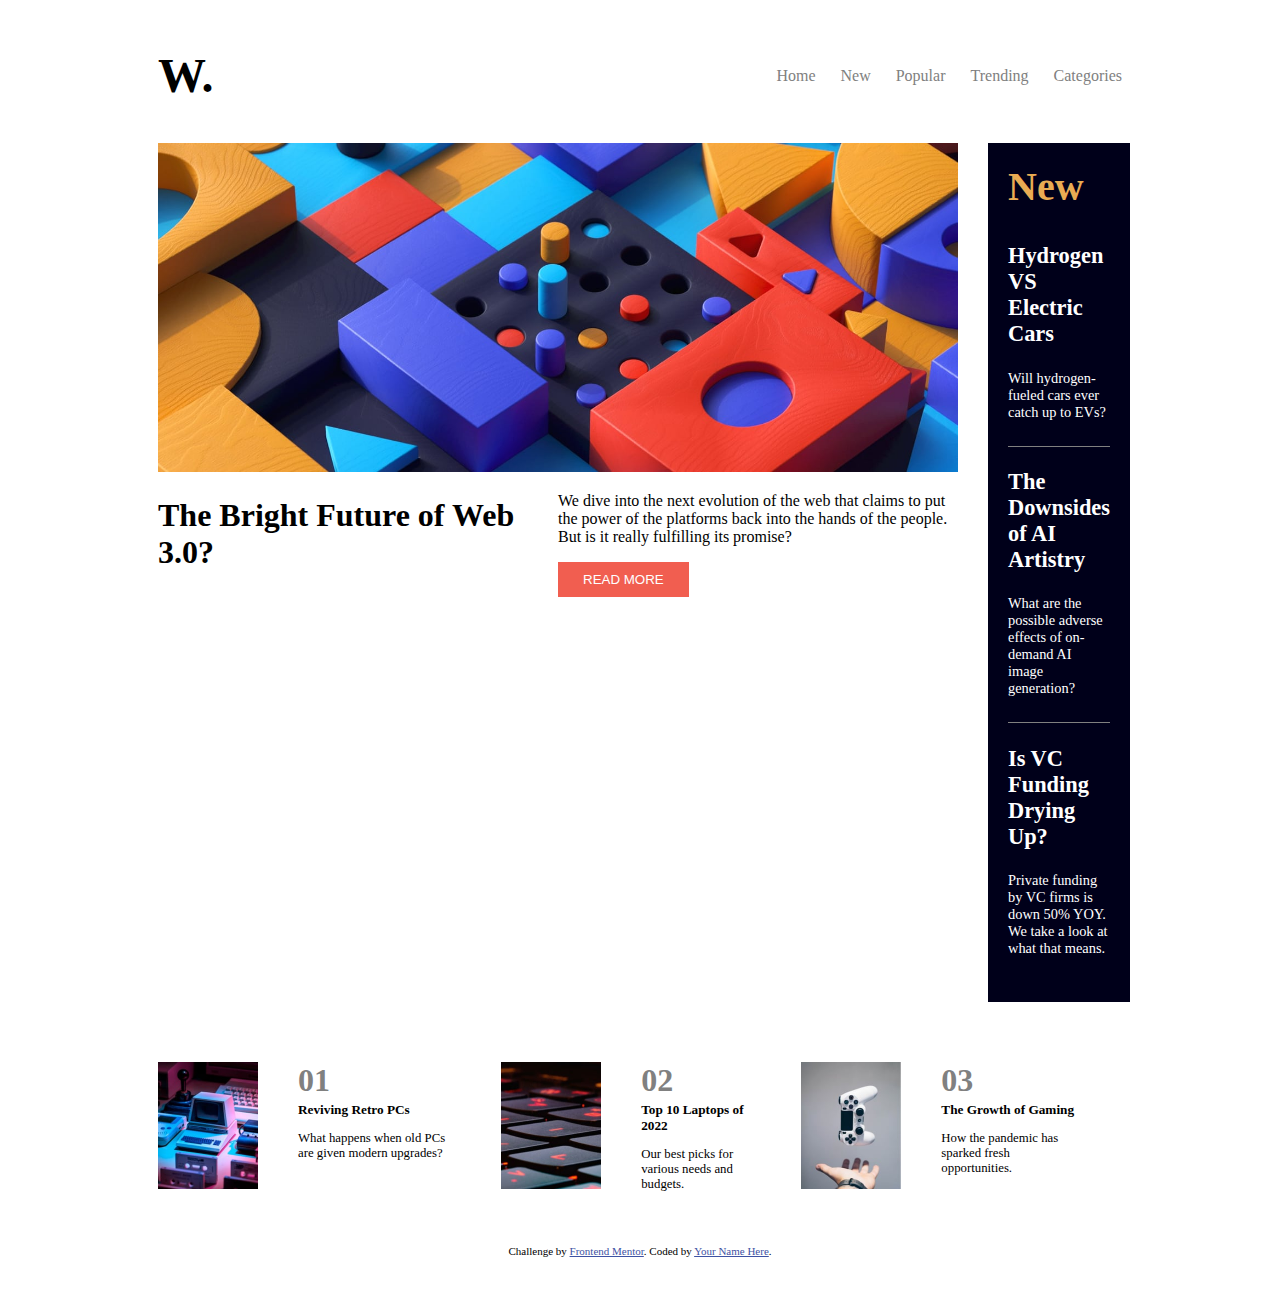
<file: news-homepage-main/index.html>
<!DOCTYPE html>
<html lang="en">
<head>
  <meta charset="UTF-8">
  <meta name="viewport" content="width=device-width, initial-scale=1.0"> <!-- displays site properly based on user's device -->

  <link rel="icon" type="image/png" sizes="32x32" href="./assets/images/favicon-32x32.png">
  <link rel="stylesheet" href="styles.css">
  <title>Frontend Mentor | News homepage</title>

  <!-- Feel free to remove these styles or customise in your own stylesheet 👍 -->
  <style>
    .attribution { font-size: 11px; text-align: center; }
    .attribution a { color: hsl(228, 45%, 44%); }
  </style>
</head>
<body>
  <main>
  <nav>
    <div class="nav-logo">
      W.
    </div>
    <div class="nav-links">
      <ul>
        <li>Home</li>
        <li>New</li>
        <li>Popular</li>
        <li>Trending</li>
        <li>Categories</li>
      </ul>
    </div>
  </nav>

  <div class="main-container">
    <div class="left">
      <img class="desktop-img" src="assets/images/image-web-3-desktop.jpg" alt="">
        <div class="left-container">
          <div class="left-title">
            <h1>The Bright Future of Web 3.0?</h1>
          </div>
          <div class="left-content">
            <p>We dive into the next evolution of the web that claims to put the power of the platforms back into the hands of the
            people. But is it really fulfilling its promise?</p>
            <button class="left-btn">Read more</button>
          </div>
        </div>
      </div>  
    <div class="right">
      <h2>New</h2>
      <div class="side-article">
        <h3 class="title">Hydrogen VS Electric Cars</h3>
        <div class="content">Will hydrogen-fueled cars ever catch up to EVs?</div>
      </div>
      <div class="side-article">
        <h3 class="title">The Downsides of AI Artistry</h3>
        <div class="content">What are the possible adverse effects of on-demand AI image generation?</div>
      </div>
      <div class="side-article">
        <h3 class="title">Is VC Funding Drying Up?</h3>
        <div class="content">Private funding by VC firms is down 50% YOY. We take a look at what that means.</div>
      </div>
    </div>
  </div>  

  <div class="footer-container">
    <div class="article">
      <div class="img">
        <img src="assets/images/image-retro-pcs.jpg" alt="">
      </div>
      <div class="info">
        <h4>01</h4>
        <h5>Reviving Retro PCs</h5>
        <p>What happens when old PCs are given modern upgrades?</p>
      </div>
    </div>
    <div class="article">
      <div class="img">
        <img src="assets/images/image-top-laptops.jpg" alt="">
      </div>
      <div class="info">
        <h4>02</h4>
        <h5>Top 10 Laptops of 2022</h5>
        <p>Our best picks for various needs and budgets.</p>
      </div>
    </div>
    <div class="article">
      <div class="img">
        <img src="assets/images/image-gaming-growth.jpg" alt="">
      </div>
      <div class="info">
        <h4>03</h4>
        <h5>The Growth of Gaming</h5>
        <p>How the pandemic has sparked fresh opportunities.</p>
      </div>
    </div>
  </div>

  </main>
  <div class="attribution">
    Challenge by <a href="https://www.frontendmentor.io?ref=challenge" target="_blank">Frontend Mentor</a>. 
    Coded by <a href="#">Your Name Here</a>.
  </div>
</body>
</html>
</file>
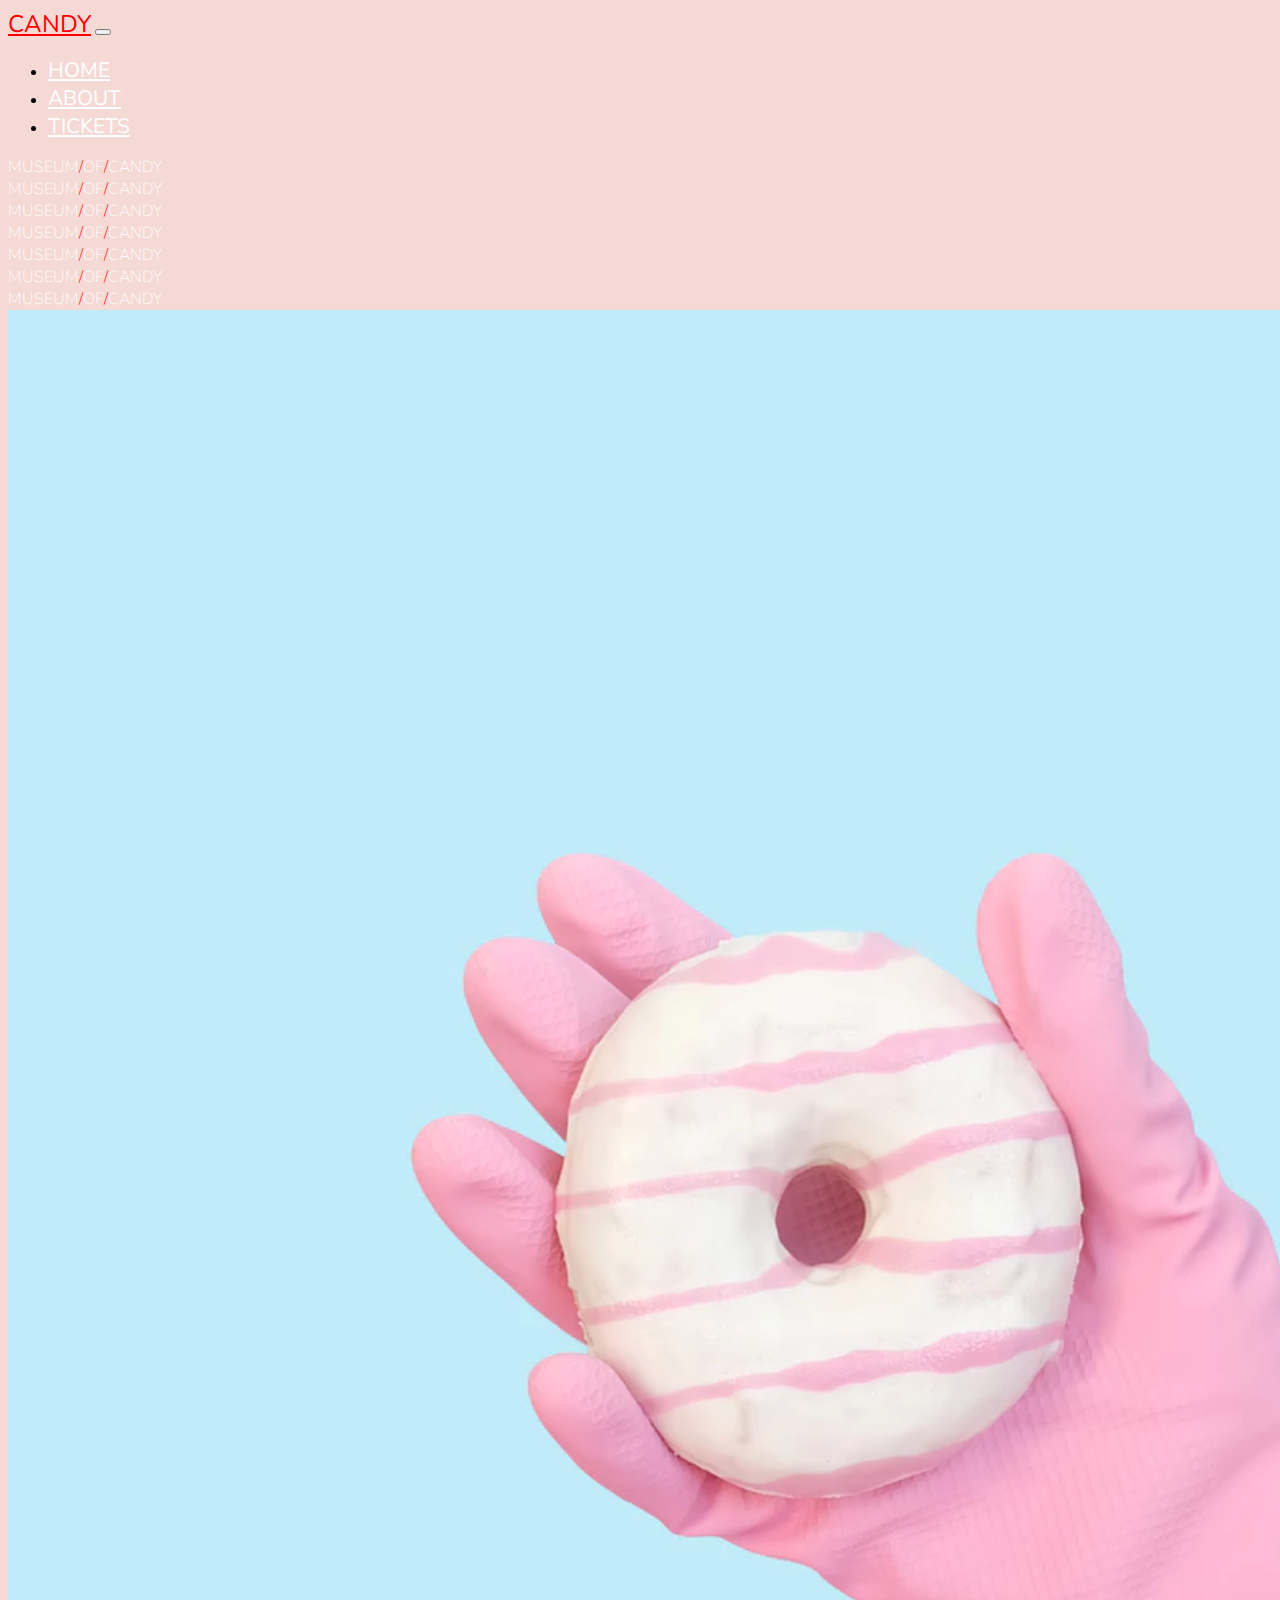
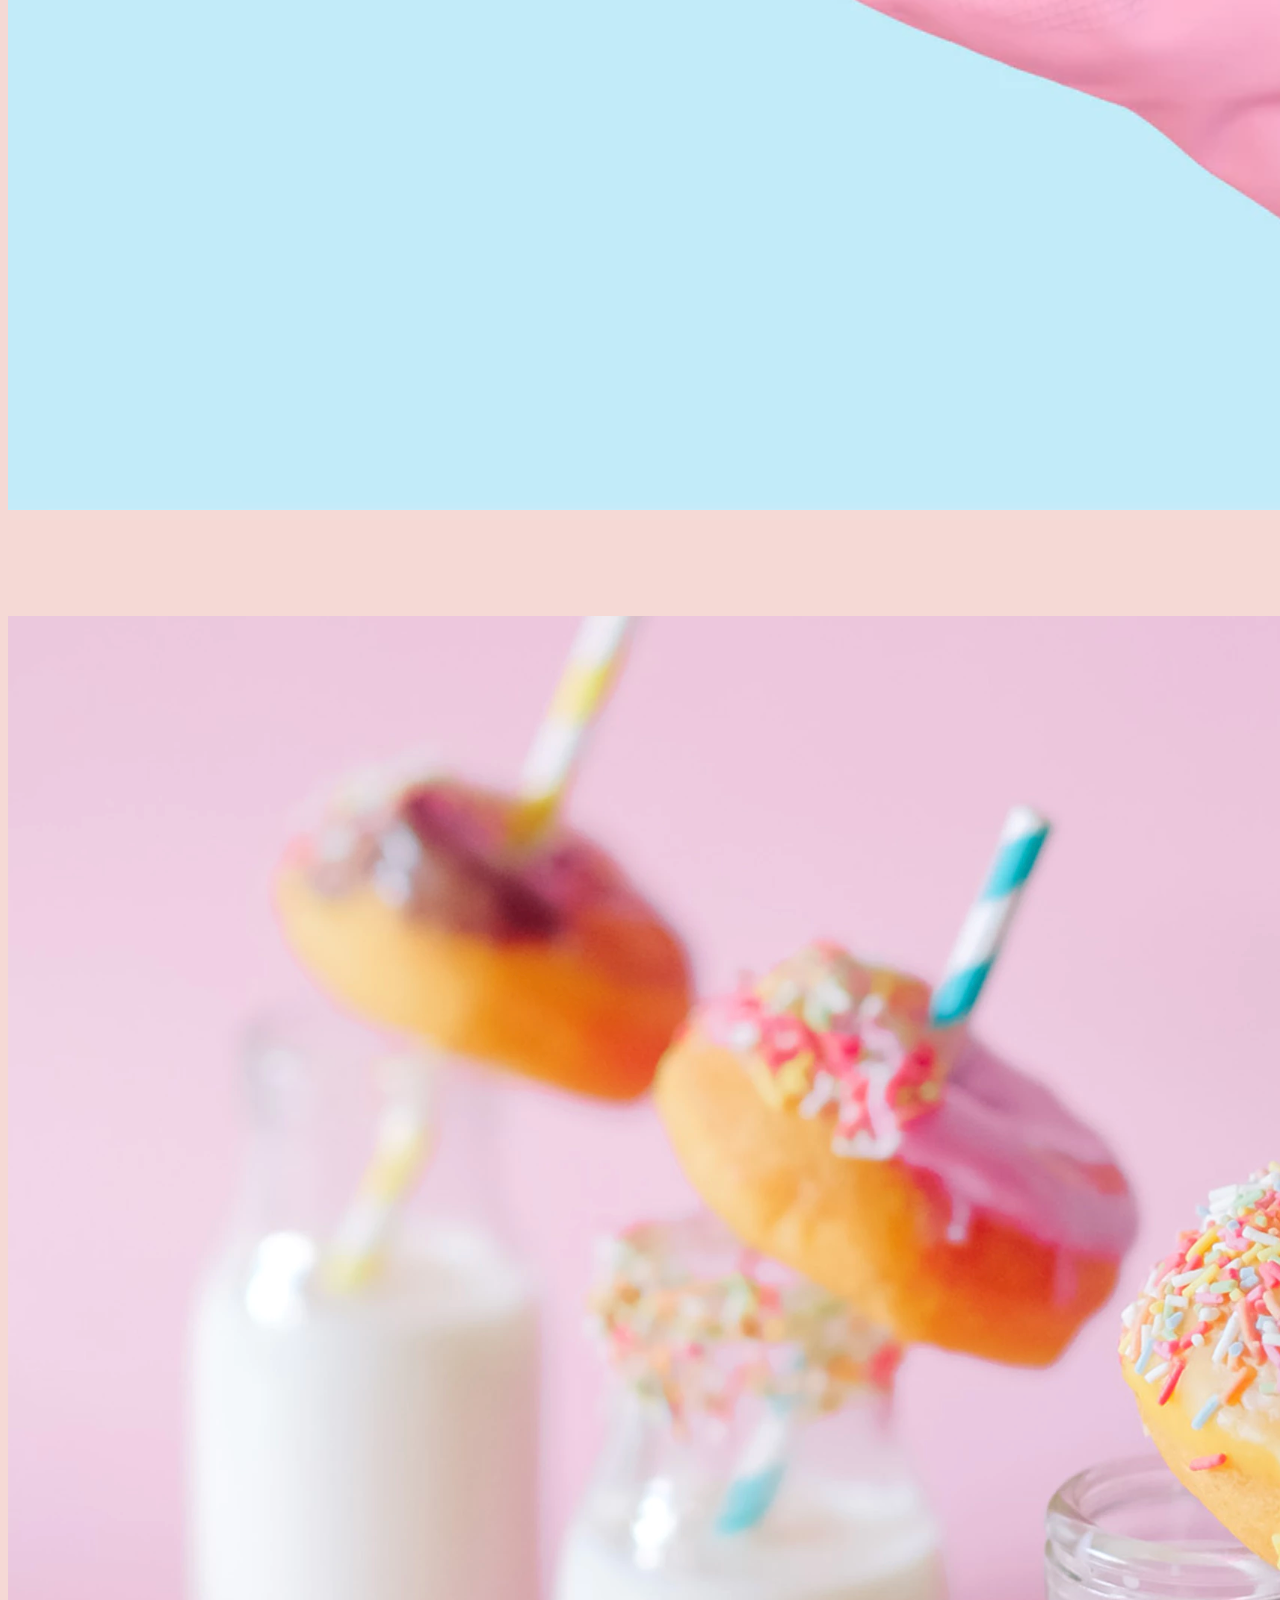
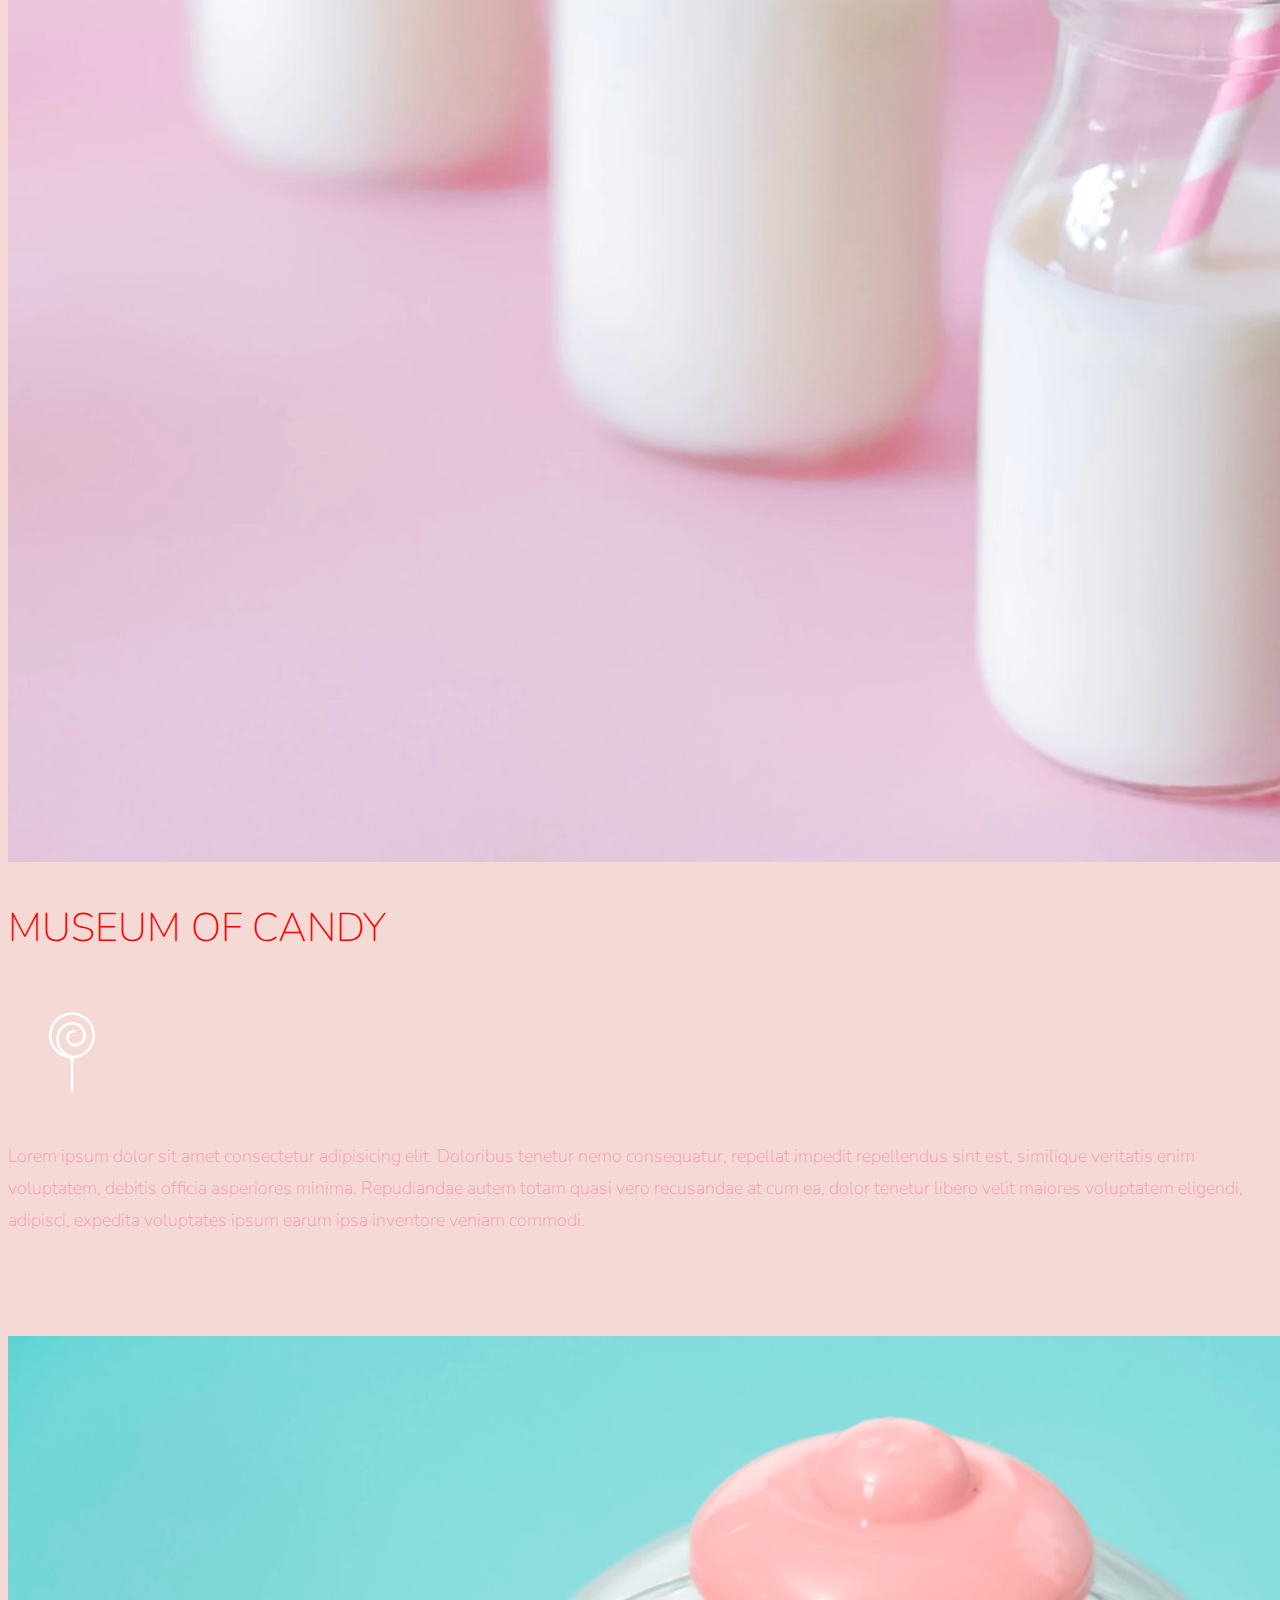
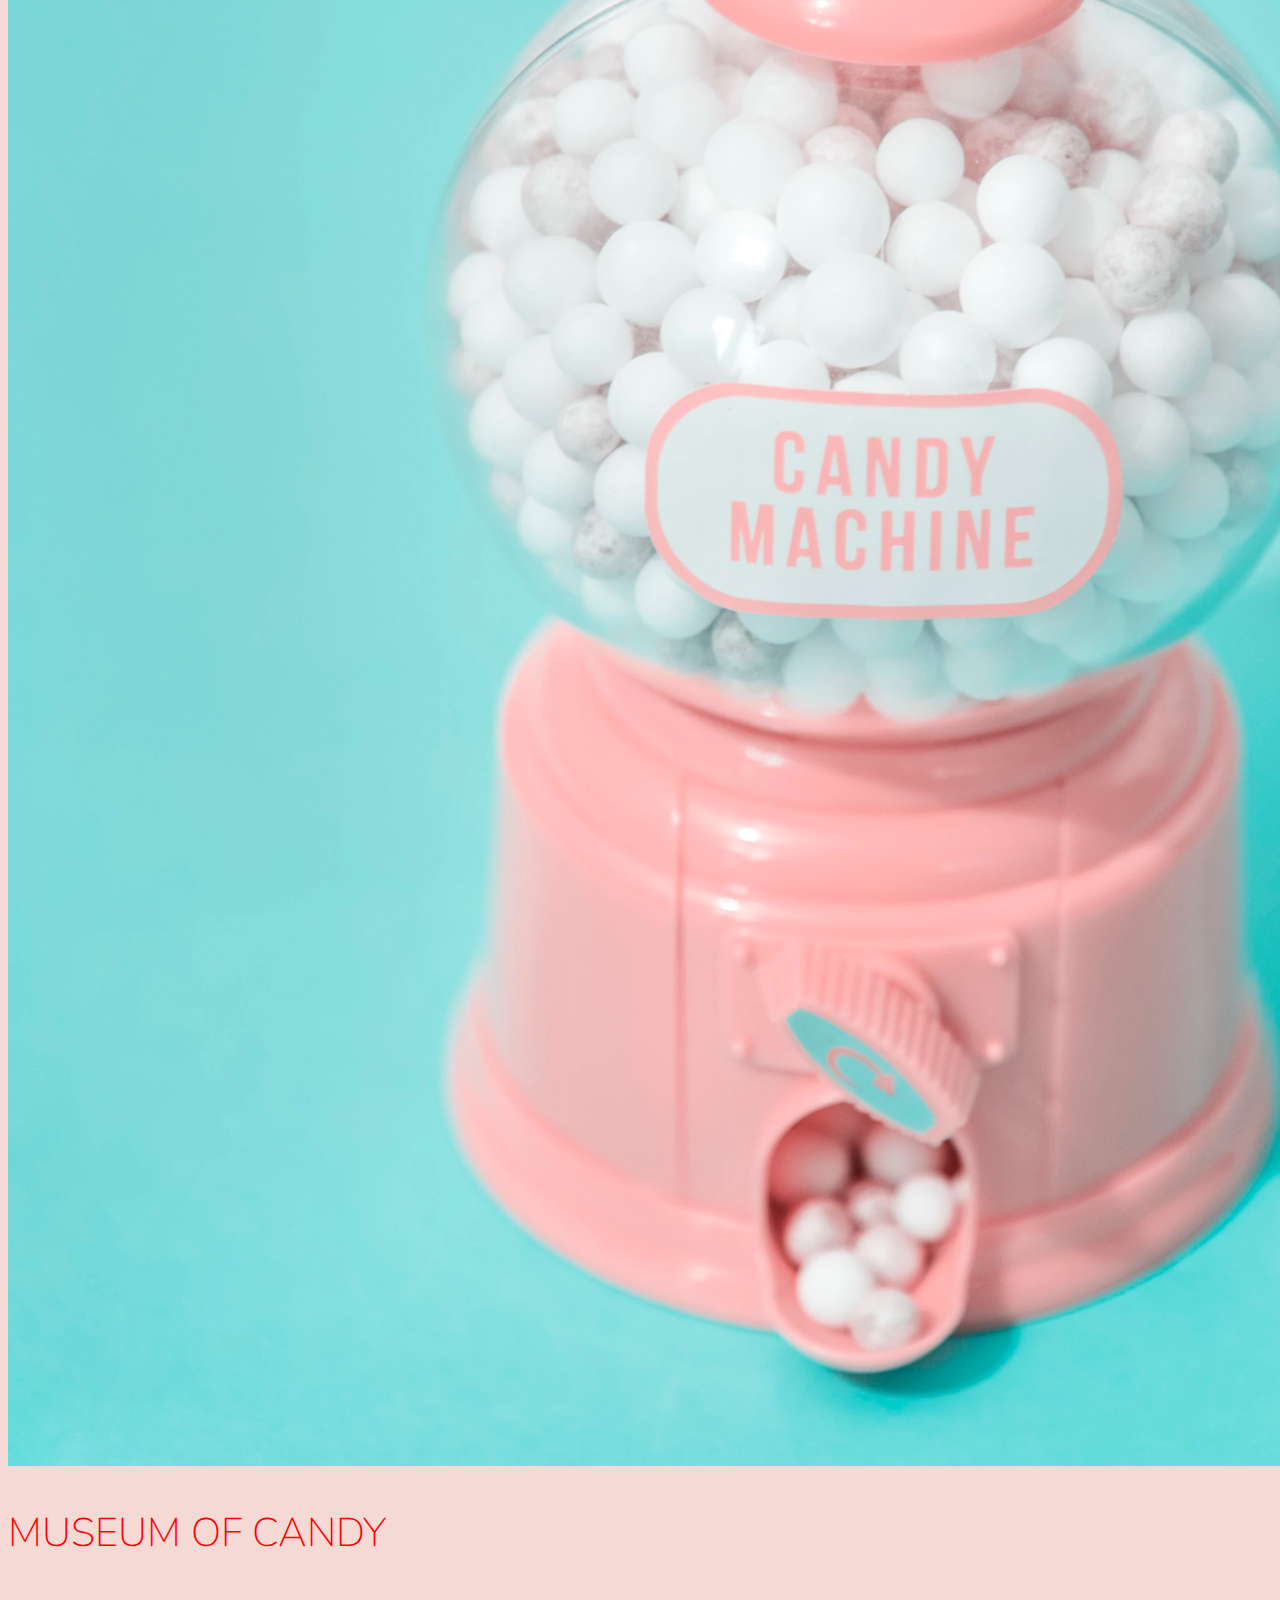
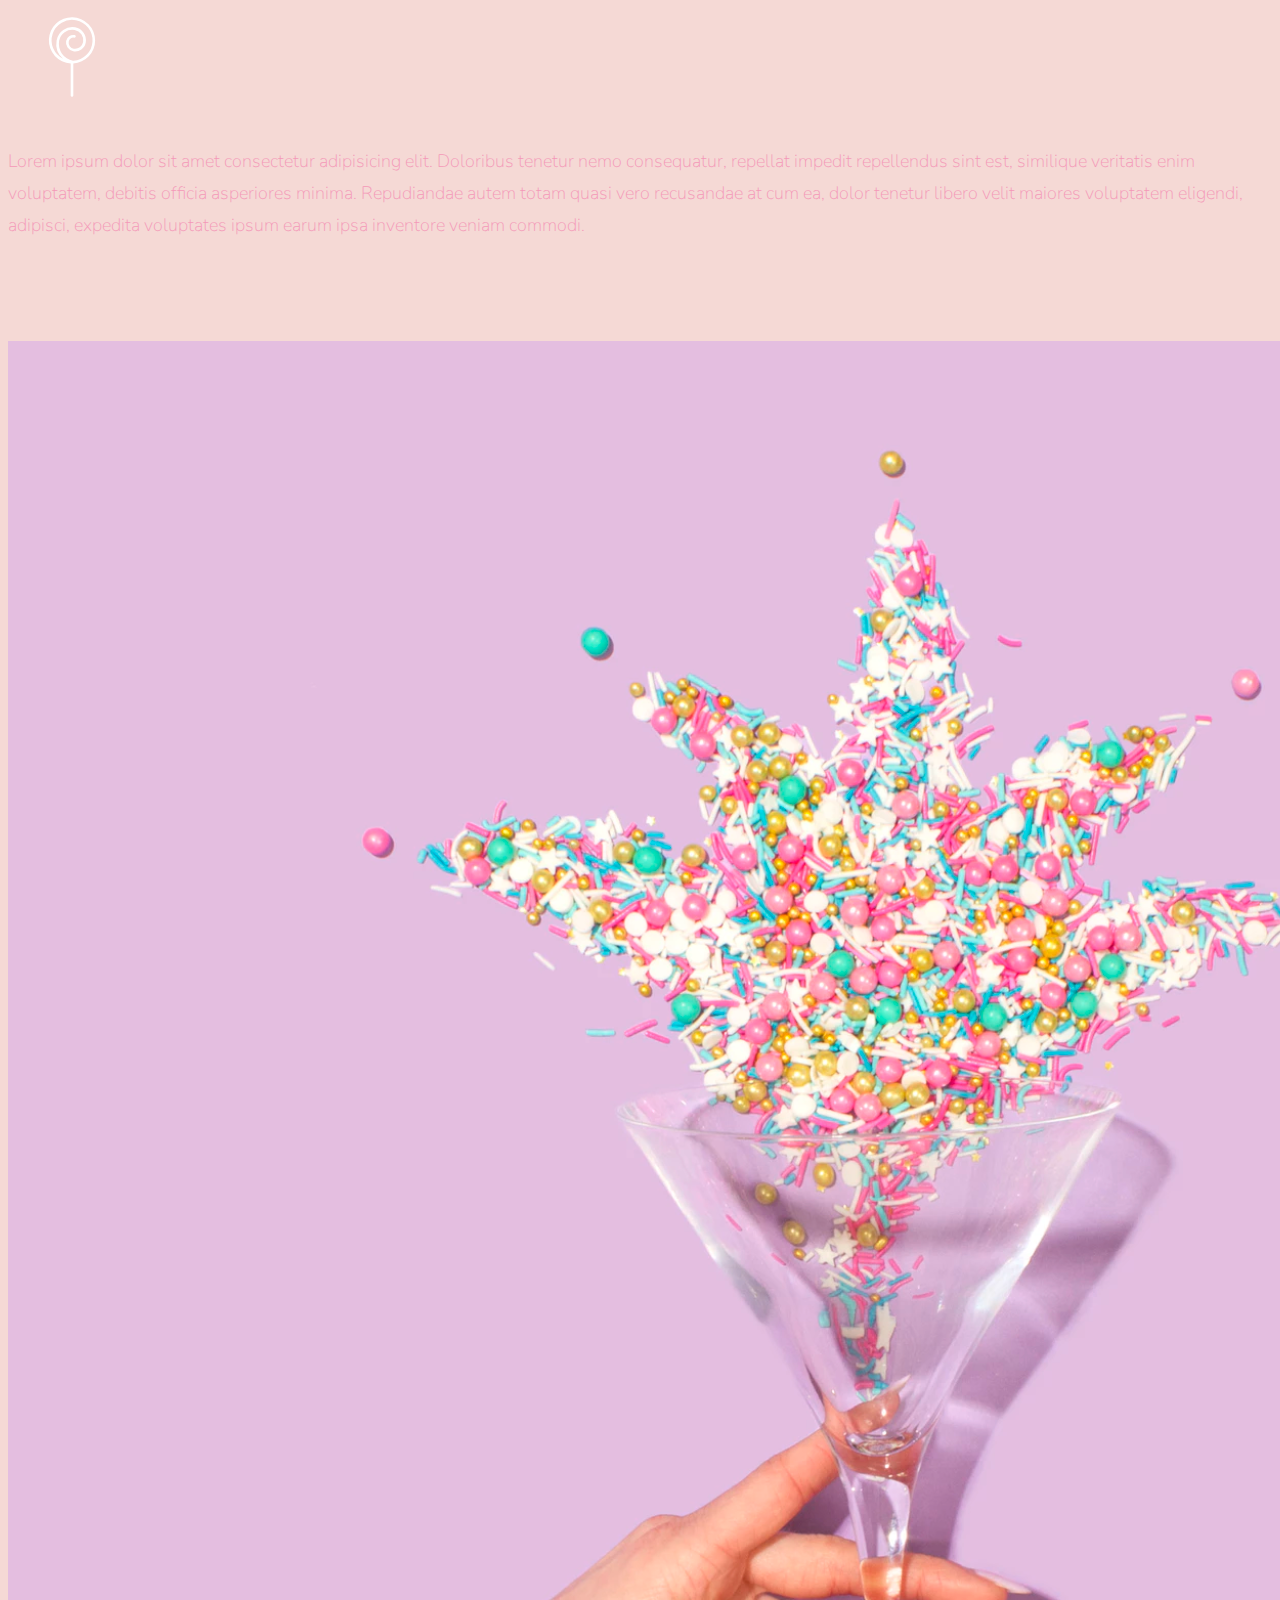
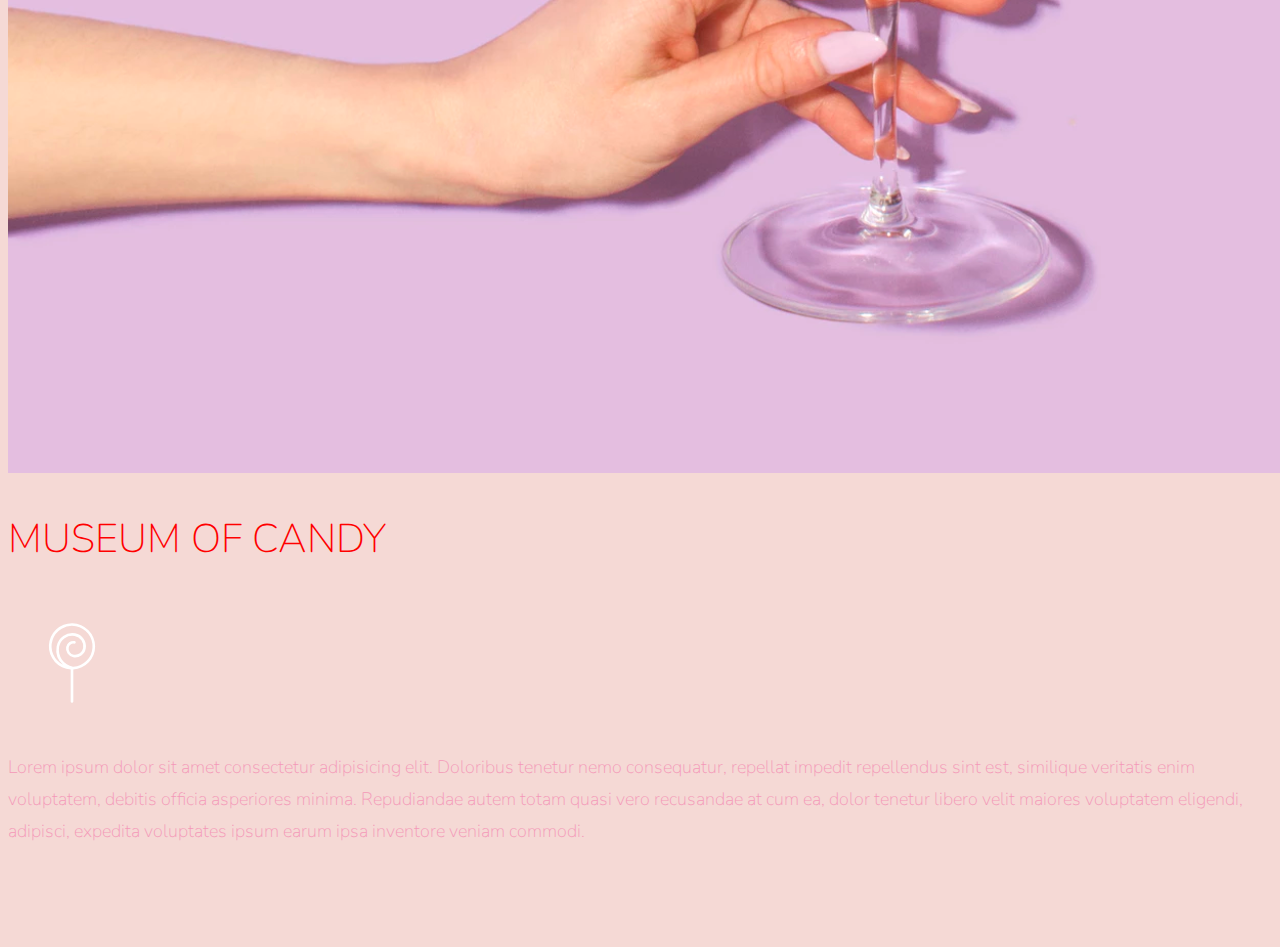
<file: Starter/index.html>
<!doctype html>
<html lang="en">

<head>
  <!-- Required meta tags -->
  <meta charset="utf-8">
  <meta name="viewport" content="width=device-width, initial-scale=1, shrink-to-fit=no">

  <!-- Google Font -->
  <link href="https://fonts.googleapis.com/css?family=Nunito:200,300,400,700" rel="stylesheet">

  <!-- Bootstrap CSS -->
  <link href="https://cdn.jsdelivr.net/npm/bootstrap@5.3.0-alpha1/dist/css/bootstrap.min.css" rel="stylesheet"
    integrity="sha384-GLhlTQ8iRABdZLl6O3oVMWSktQOp6b7In1Zl3/Jr59b6EGGoI1aFkw7cmDA6j6gD" crossorigin="anonymous">

  <!-- Custom CSS -->
  <link rel="stylesheet" href="app.css">

  <title>Museum of Candy</title>
</head>

<body>
  <nav id="myNav" class="navbar fixed-top navbar-expand-md navbar-dark p-0">
    <div class=" container-fluid">
      <a class="navbar-brand" href="#">CANDY</a>
      <button class="navbar-toggler" type="button" data-bs-toggle="collapse" data-bs-target="#navbarNav"
        aria-controls="navbarNav" aria-expanded="false" aria-label="Toggle navigation">
        <span class="navbar-toggler-icon"></span>
      </button>
      <div class="collapse navbar-collapse" id="navbarNav">
        <ul class="navbar-nav">
          <li class="nav-item">
            <a class="nav-link" aria-current="page" href="#">HOME</a>
          </li>
          <li class="nav-item">
            <a class="nav-link" href="#">ABOUT</a>
          </li>
          <li class="nav-item">
            <a class="nav-link" href="#">TICKETS</a>
          </li>
        </ul>
      </div>
    </div>
  </nav>
  <!-- End of nav -->
  <section class="container-fluid px-0 content">
    <div class="row align-items-center">
      <div id="col1" class="col-lg-6">
        <div class="text-center d-none d-lg-block mt-5">
          <div class="display-3">MUSEUM<span>/</span>OF<span>/</span>CANDY</div>
          <div class="display-3">MUSEUM<span>/</span>OF<span>/</span>CANDY</div>
          <div class="display-3">MUSEUM<span>/</span>OF<span>/</span>CANDY</div>
          <div class="display-3">MUSEUM<span>/</span>OF<span>/</span>CANDY</div>
          <div class="display-3">MUSEUM<span>/</span>OF<span>/</span>CANDY</div>
          <div class="display-3">MUSEUM<span>/</span>OF<span>/</span>CANDY</div>
          <div class="display-3">MUSEUM<span>/</span>OF<span>/</span>CANDY</div>
        </div>
      </div>
      <div class="col-lg-6">
        <img src="imgs/hand2.png" class="img-fluid" id="img1" alt="">
      </div>
    </div>
  </section>
  <!-- End of first section -->



  <section class="container-fluid px-0">
    <div class="row align-items-center content">
      <div class="col-md-6 order-2 order-md-1">
        <img class="img-fluid" src="imgs/milk.png" alt="">
      </div>
      <div class="col-md-6 text-center order-1 order-md-2">
        <div class="row justify-content-center">
          <div class="col-lg-8 col-10 mb-5 mb-md-0">
            <h2>MUSEUM OF CANDY</h2>
            <img src="imgs/lolli_icon.png" alt="" class="d-none d-lg-inline">
            <p id="lead">Lorem ipsum dolor sit amet consectetur adipisicing elit. Doloribus tenetur nemo consequatur,
              repellat
              impedit
              repellendus sint est, similique veritatis enim voluptatem, debitis officia asperiores minima. Repudiandae
              autem totam quasi vero recusandae at cum ea, dolor tenetur libero velit maiores voluptatem eligendi,
              adipisci,
              expedita voluptates ipsum earum ipsa inventore veniam commodi.</p>
          </div>
        </div>
      </div>
    </div>



    <div class="row align-items-center content">
      <div class="col-md-6 order-2 order-md-2">
        <img class="img-fluid" src="imgs/gumball.png" alt="">
      </div>
      <div class="col-md-6 text-center order-1 order-md-1">
        <div class="row justify-content-center">
          <div class="col-lg-8 col-10 mb-5 mb-md-0">
            <h2>MUSEUM OF CANDY</h2>
            <img src="imgs/lolli_icon.png" alt="" class="d-none d-lg-inline">
            <p id="lead">Lorem ipsum dolor sit amet consectetur adipisicing elit. Doloribus tenetur nemo consequatur,
              repellat
              impedit
              repellendus sint est, similique veritatis enim voluptatem, debitis officia asperiores minima. Repudiandae
              autem totam quasi vero recusandae at cum ea, dolor tenetur libero velit maiores voluptatem eligendi,
              adipisci,
              expedita voluptates ipsum earum ipsa inventore veniam commodi.</p>
          </div>
        </div>
      </div>
    </div>




    <div class="row align-items-center content">
      <div class="col-md-6 order-2 order-md-1">
        <img class="img-fluid" src="imgs/sprinkles.png" alt="">
      </div>
      <div class="col-md-6 text-center order-1 order-md-2">
        <div class="row justify-content-center">
          <div class="col-lg-8 col-10 mb-5 mb-md-0">
            <h2>MUSEUM OF CANDY</h2>
            <img src="imgs/lolli_icon.png" alt="" class="d-none d-lg-inline">
            <p id="lead">Lorem ipsum dolor sit amet consectetur adipisicing elit. Doloribus tenetur nemo consequatur,
              repellat
              impedit
              repellendus sint est, similique veritatis enim voluptatem, debitis officia asperiores minima. Repudiandae
              autem totam quasi vero recusandae at cum ea, dolor tenetur libero velit maiores voluptatem eligendi,
              adipisci,
              expedita voluptates ipsum earum ipsa inventore veniam commodi.</p>
          </div>
        </div>
      </div>
    </div>
  </section>











  <!-- Optional JavaScript -->
  <!-- jQuery first, then Popper.js, then Bootstrap JS -->
  <!-- <script src="https://code.jquery.com/jquery-3.3.1.slim.min.js"
    integrity="sha384-q8i/X+965DzO0rT7abK41JStQIAqVgRVzpbzo5smXKp4YfRvH+8abtTE1Pi6jizo"
    crossorigin="anonymous"></script> -->
  <script src="https://cdn.jsdelivr.net/npm/@popperjs/core@2.11.6/dist/umd/popper.min.js"
    integrity="sha384-oBqDVmMz9ATKxIep9tiCxS/Z9fNfEXiDAYTujMAeBAsjFuCZSmKbSSUnQlmh/jp3"
    crossorigin="anonymous"></script>
  <script src="https://cdn.jsdelivr.net/npm/bootstrap@5.3.0-alpha1/dist/js/bootstrap.bundle.min.js"
    integrity="sha384-w76AqPfDkMBDXo30jS1Sgez6pr3x5MlQ1ZAGC+nuZB+EYdgRZgiwxhTBTkF7CXvN"
    crossorigin="anonymous"></script>
  <script src="app.js"></script>
</body>

</body>

</html>
</file>
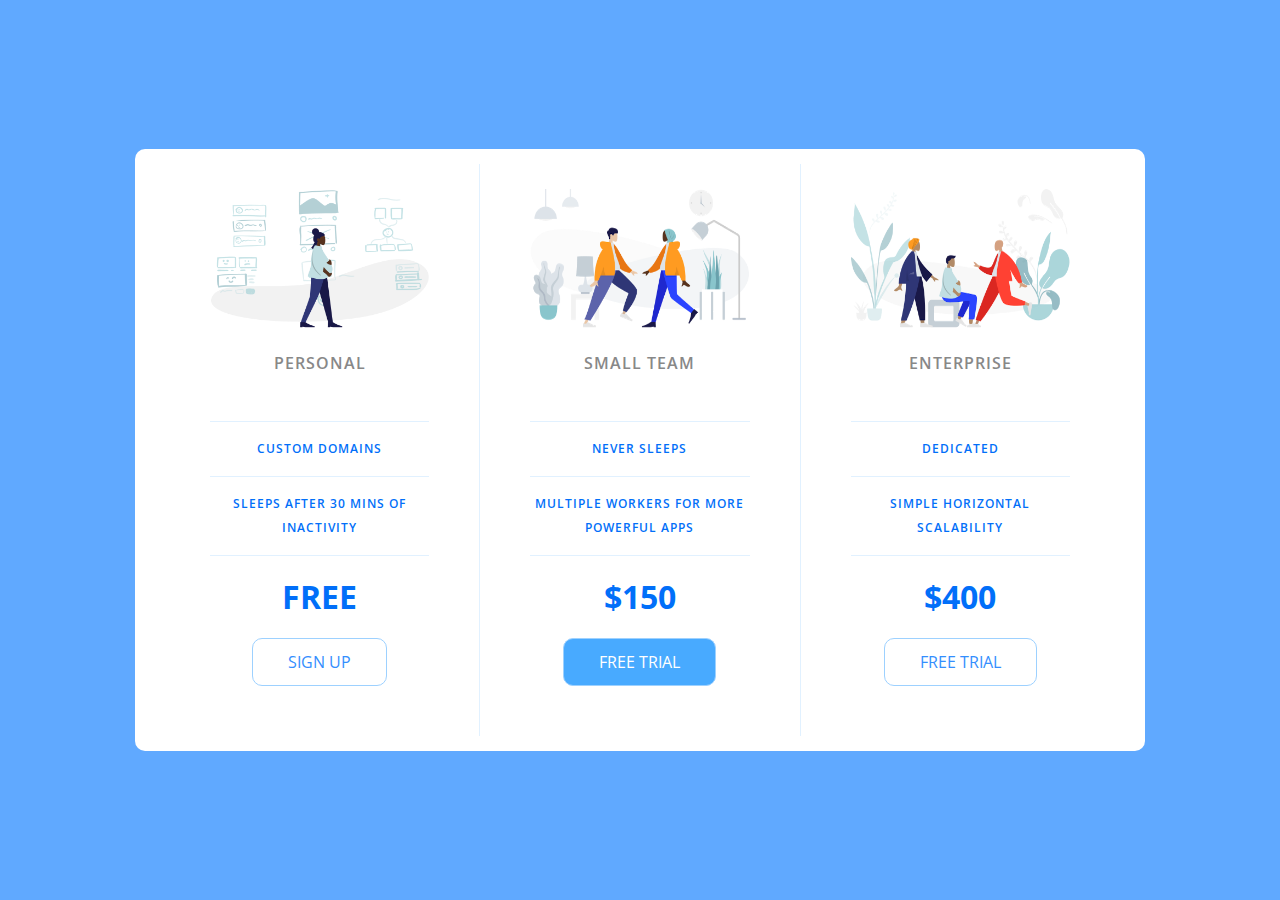
<file: PricingPanel/PriceTableStarter/index.html>
<!DOCTYPE html>
<html lang="en">

<head>
    <meta charset="UTF-8">
    <meta name="viewport" content="width=device-width, initial-scale=1.0">
    <title>Price Tiers</title>
    <link rel="stylesheet" href="https://fonts.googleapis.com/css?family=Open+Sans:400,600,700">
    <link rel="stylesheet" href="app.css">
</head>

<body>
    <div class="panel pricing-table">

        <div class="pricing-plan">
            <img src="icons/icon1.png" alt="" class="pricing-img">
            <h2 class="pricing-header">Personal</h2>
            <ul class="pricing-features">
                <li class="pricing-features-item">Custom domains</li>
                <li class="pricing-features-item">Sleeps after 30 mins of inactivity</li>
            </ul>
            <span class="pricing-price">Free</span>
            <a href="#/" class="pricing-button">Sign up</a>
        </div>

        <div class="pricing-plan">
            <img src="icons/icon2.png" alt="" class="pricing-img">
            <h2 class="pricing-header">Small team</h2>
            <ul class="pricing-features">
                <li class="pricing-features-item">Never sleeps</li>
                <li class="pricing-features-item">Multiple workers for more powerful apps</li>
            </ul>
            <span class="pricing-price">$150</span>
            <a href="#/" class="pricing-button is-featured">Free trial</a>
        </div>

        <div class="pricing-plan">
            <img src="icons/icon3.png" alt="" class="pricing-img">
            <h2 class="pricing-header">Enterprise</h2>
            <ul class="pricing-features">
                <li class="pricing-features-item">Dedicated</li>
                <li class="pricing-features-item">Simple horizontal scalability</li>
            </ul>
            <span class="pricing-price">$400</span>
            <a href="#/" class="pricing-button">Free trial</a>
        </div>

    </div>

</body>

</html>
</file>
<file: news-homepage-main/styles.css>
body{
    padding: 40px 150px;
}


nav{
    display: flex;
    align-items: center;
    justify-content: space-between;
    margin-bottom: 40px;
}

.nav-links ul{
    display: flex;
    justify-content: center;
    align-items: center;
}

.nav-links ul li{
    margin-left: 25px;
    list-style: none;
    color: gray;
    cursor: pointer;
}

.nav-logo{
    font-size: 3rem;
    font-weight: 700;
}

/* --------------------------------------------------End of nav-------------------------------------------------- */

.main-container{
    display: flex;
    /* align-items: center; */
    justify-content: space-between;
    margin-bottom: 60px;
}

.left{
   max-width: 800px;
   margin-right: 30px;
}

.left-container{
    display: grid;
    grid-template-columns: repeat(2, 1fr);

}

.left-btn{
    border: none;
    background-color: hsl(5, 85%, 63%);
    color: white;
    padding: 10px 25px;
    text-transform: uppercase;
    cursor: pointer;
}


.desktop-img{
    max-width: 800px;
}

/* -------------------------------------End of left-------------------------------------- */

.right{
    background-color: hsl(240, 100%, 5%);
    padding: 20px;
    color: white;
}

h2{
    color: hsl(35, 77%, 62%);
    font-size: 2.5rem;
    margin-top: 0;
}

.content{
    font-size: .9rem;
    margin-bottom: 25px;
}

.side-article{
    border-bottom: 1px gray solid;
    cursor: pointer;
}

.side-article:last-child {
    border: none;
}
.title{
    font-size: 1.4rem;
}

/* ----------------------------------------------End of right-------------------------------------------- */

.footer-container{
    display: flex;
    justify-content: space-between;
    margin-bottom: 40px;
}

.article img{
    width: 100px;
}


.article{
    display: flex;
    margin-right: 40px;
    transition: .3s all;
    cursor: pointer;
}

.article:hover{
box-shadow: 4px 8px 8px rgba(0, 0, 0, .15);
}

.info{
    margin-left: 40px;
}

h4{
    color: gray;
    font-size: 2rem;
    margin: 0;
}

h5{
    margin: 3px 0;
}

.info p{
    font-size: 0.8rem;
}
</file>
<file: Starter/app.css>
body {
    background-color: #f5d9d5;
    font-family: "nunito", sans-serif;
}

.content {
    margin-bottom: 100px;
}

h2 {
    color: red;
    font-weight: 100;
    font-size: 2.5rem;
}

p {
    line-height: 2rem;
    color: #f498b8;
    font-weight: 100;
    font-size: 1.125rem;
}

.navbar-brand {
    font-size: 1.5rem;
    color: red
}

.nav-link {
    font-size: 1.3rem;
    color: white;
    font-weight: 400
}

.nav-link:hover {
    color: red
}


.display-3 {
    color: white;
    font-weight: 100;
}

#col1 span {
    color: red;
}

#myNav {
    transition: 0.5s ease;
}

#myNav.scroll {
    background-color: purple;
}



@media (max-width: 1200px) {
    .display-3 {
        font-size: 3rem;
    }
}
</file>
<file: PricingPanel/PriceTableStarter/app.css>
html,
body,
div,
span,
applet,
object,
iframe,
h1,
h2,
h3,
h4,
h5,
h6,
p,
blockquote,
pre,
a,
abbr,
acronym,
address,
big,
cite,
code,
del,
dfn,
em,
img,
ins,
kbd,
q,
s,
samp,
small,
strike,
strong,
sub,
sup,
tt,
var,
b,
u,
i,
center,
dl,
dt,
dd,
ol,
ul,
li,
fieldset,
form,
label,
legend,
table,
caption,
tbody,
tfoot,
thead,
tr,
th,
td,
article,
aside,
canvas,
details,
embed,
figure,
figcaption,
footer,
header,
hgroup,
menu,
nav,
output,
ruby,
section,
summary,
time,
mark,
audio,
video {
    margin: 0;
    padding: 0;
    border: 0;
    font-size: 100%;
    font: inherit;
    vertical-align: baseline;
}

/* HTML5 display-role reset for older browsers */
article,
aside,
details,
figcaption,
figure,
footer,
header,
hgroup,
menu,
nav,
section {
    display: block;
}

body {
    line-height: 1;
}

ol,
ul {
    list-style: none;
}

blockquote,
q {
    quotes: none;
}

blockquote:before,
blockquote:after,
q:before,
q:after {
    content: '';
    content: none;
}

table {
    border-collapse: collapse;
    border-spacing: 0;
}


html {
    font-family: "open sans", sans-serif;
    box-sizing: border-box;
}

body {
    background-color: #60a9ff;
    display: flex;
    justify-content: center;
    align-items: center;
    min-height: 100vh;
}



.panel {
    display: flex;
    flex-direction: column;
    background-color: white;
    border-radius: 10px;
    padding: 15px 25px;
    width: 100%;
    max-width: 960px;
    text-align: center;
    text-transform: uppercase;
}

.pricing-plan {
    border-bottom: 1px solid #e1f1ff;
}

.pricing-plan:last-child {
    border-bottom: none;
}

.pricing-img {
    margin-bottom: 25px;
    max-width: 100%;

}

.pricing-header {
    color: #888;
    font-weight: 600;
    letter-spacing: 1px;
}


.pricing-features {
    margin: 50px 0 25px;
    color: #016ff9
}

.pricing-features-item {
    font-weight: 600;
    letter-spacing: 1px;
    font-size: 12px;
    line-height: 1.5rem;
    padding: 15px 0;
    border-top: 1px solid #e1f1ff;
}

.pricing-features-item:last-child {
    border-bottom: 1px solid #e1f1ff;
}


.pricing-price {
    display: block;
    color: #016ff9;
    font-size: 32px;
    font-weight: 700;
}

.pricing-button {
    border: 1px solid #9dd1ff;
    border-radius: 10px;
    color: #348efe;
    display: inline-block;
    padding: 15px 35px;
    text-decoration: none;
    margin: 25px 0;
    transition: background-color 200ms ease-in-out;
}

.pricing-button:hover,
.pricing-button:focus {
    background-color: #e1f1ff;
}

.pricing-button.is-featured {
    background-color: #48aaff;
    color: white;
}

.pricing-button.is-featured:hover,
.pricing-button.is-featured:focus {
    background-color: #269aff;
    color: white;
}


@media (min-width:900px) {
    .panel {
        flex-direction: row;
    }

    .pricing-plan {
        border-bottom: none;
        border-right: 1px solid #e1f1ff;
        padding: 25px 50px;
    }

    .pricing-plan:last-of-type {
        border-right: none;
    }
}
</file>
